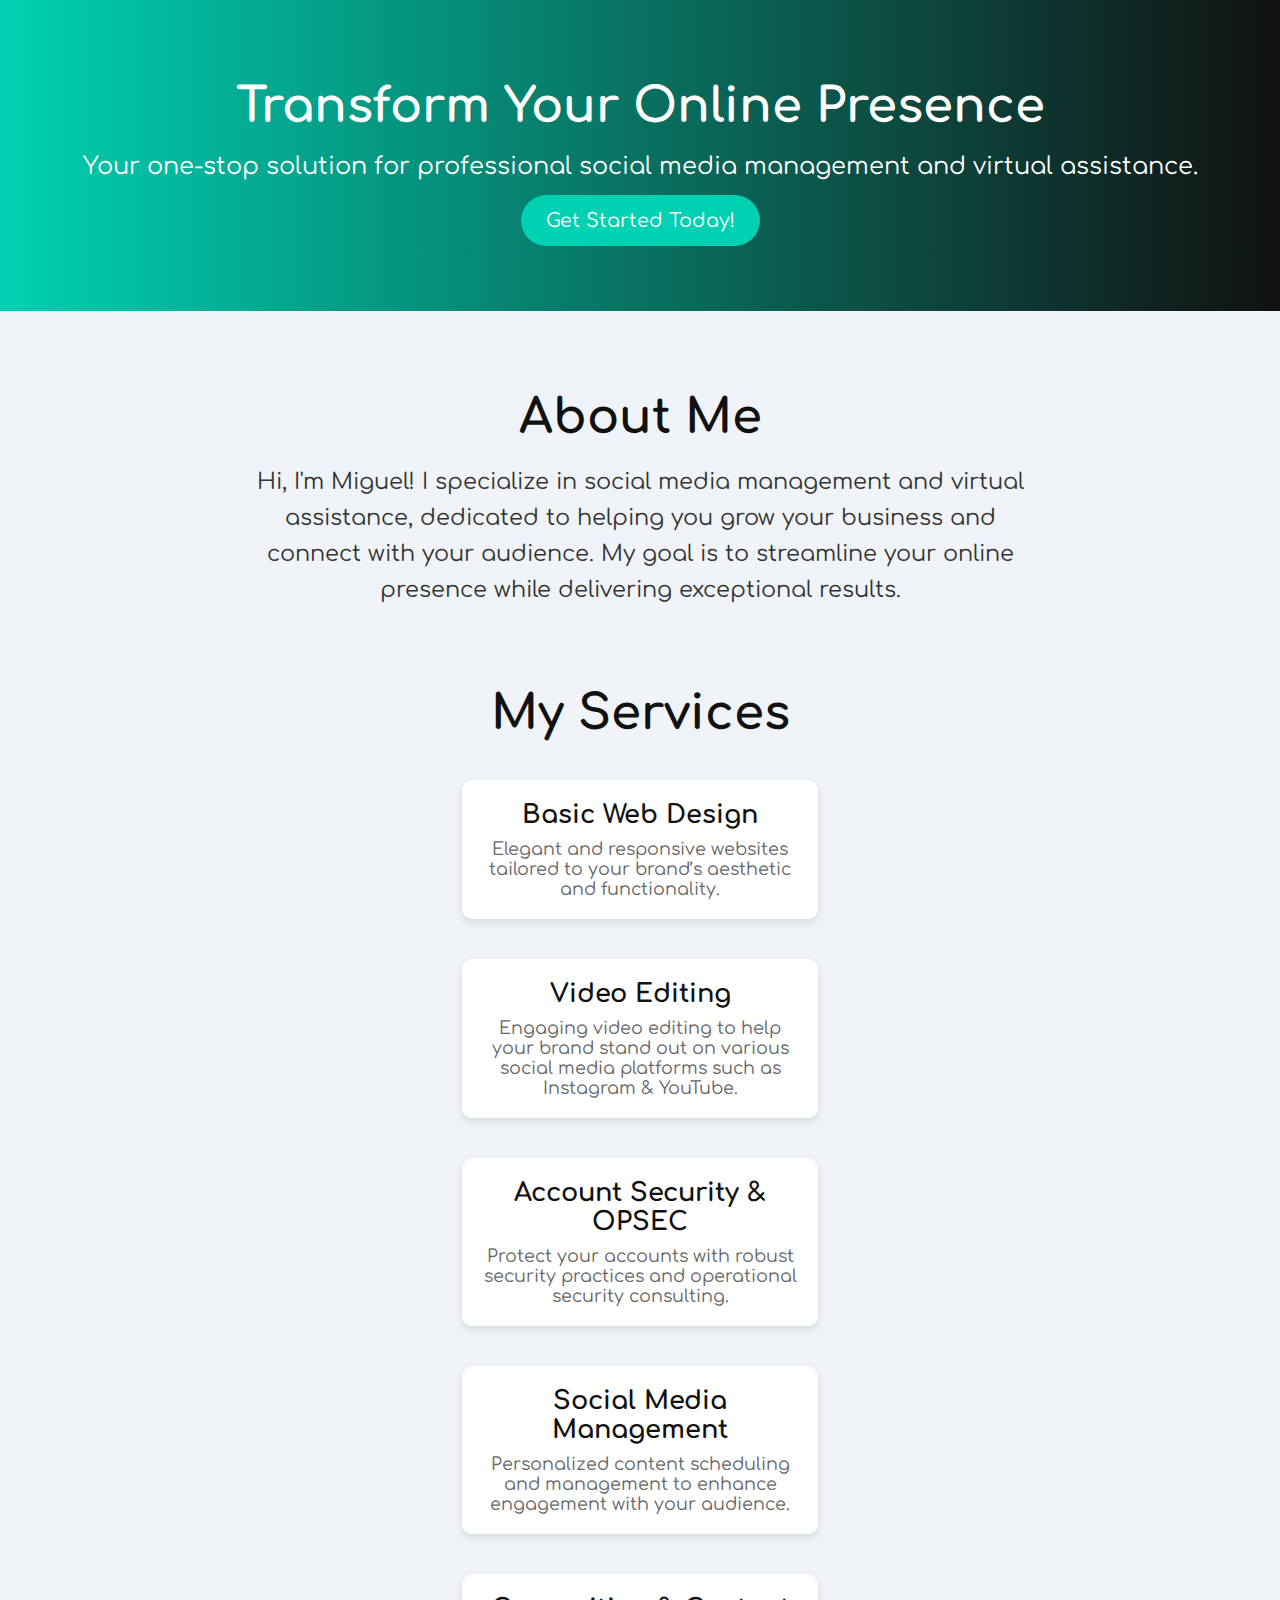
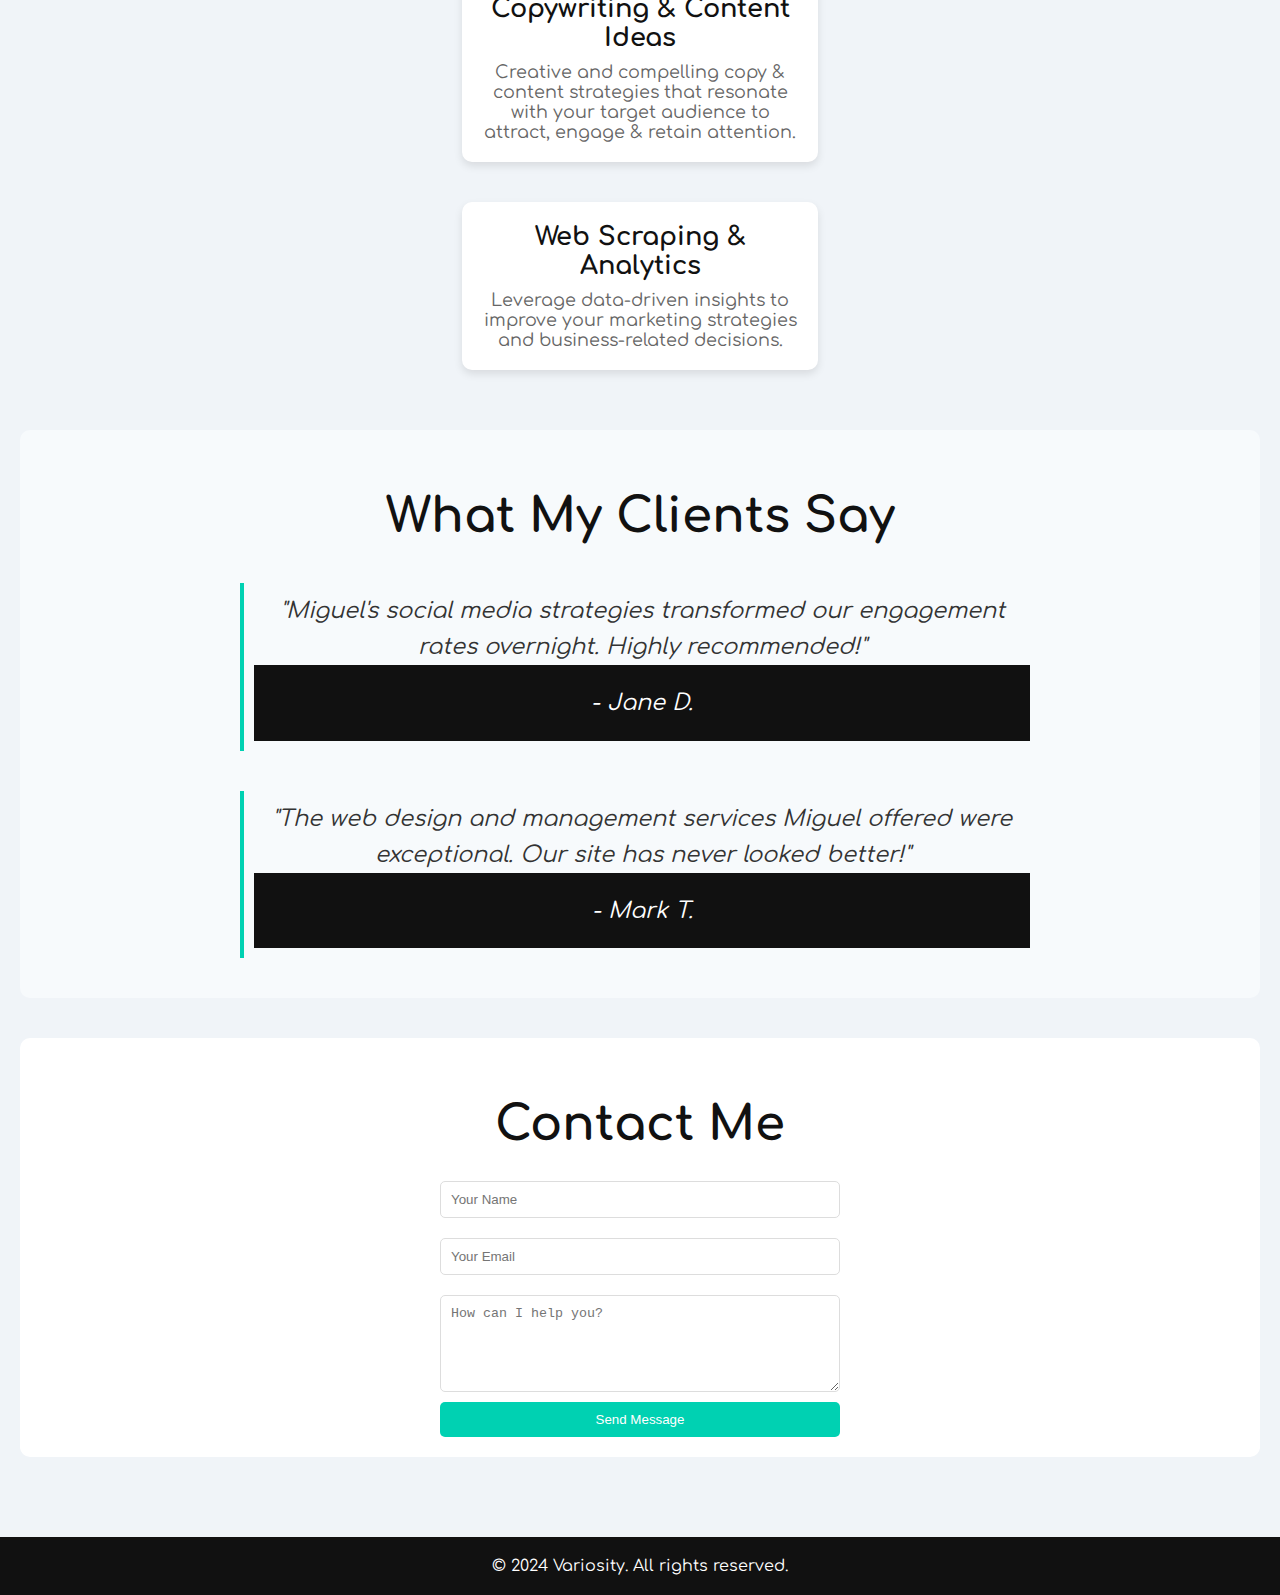
<file: index.html>
<!doctype html>
<html lang="en">

<head>
    <meta charset="UTF-8">
    <meta name="viewport" content="width=device-width, initial-scale=1.0" />
    <meta name="description" content="Professional Social Media Management and Virtual Assistant Services">
    <title>Variosity | Social Media Management & Virtual Assistance</title>

    <!-- Google Fonts -->
    <link href="https://fonts.googleapis.com/css2?family=Comfortaa:wght@300&display=swap" rel="stylesheet">

    <!-- CSS Styles -->
    <link rel="stylesheet" href="styles.css">
    <link rel="icon" href="https://e7.pngegg.com/pngimages/710/115/png-clipart-computer-icons-favicon-science-iconfinder-free-science-icon-text-logo-thumbnail.png">
</head>

<body>
    <header>
        <h1 class="tag">Transform Your Online Presence</h1>
        <p>Your one-stop solution for professional social media management and virtual assistance.</p>
        <a href="#contact" class="cta-button">Get Started Today!</a>
    </header>

    <main>
        <section class="about">
            <h2>About Me</h2>
            <p>
                Hi, I'm Miguel! I specialize in social media management and virtual assistance, dedicated to helping you grow your business and connect with your audience. My goal is to streamline your online presence while delivering exceptional results.
            </p>
        </section>

        <section class="services">
            <h2>My Services</h2>
            <div class="service-card">
                <h3>Basic Web Design</h3>
                <p>Elegant and responsive websites tailored to your brand’s aesthetic and functionality.</p>
            </div>
            <div class="service-card">
                <h3>Video Editing</h3>
                <p>Engaging video editing to help your brand stand out on various social media platforms such as Instagram & YouTube.</p>
            </div>
            <div class="service-card">
                <h3>Account Security & OPSEC</h3>
                <p>Protect your accounts with robust security practices and operational security consulting.</p>
            </div>
            <div class="service-card">
                <h3>Social Media Management</h3>
                <p>Personalized content scheduling and management to enhance engagement with your audience.</p>
            </div>
            <div class="service-card">
                <h3>Copywriting & Content Ideas</h3>
                <p>Creative and compelling copy & content strategies that resonate with your target audience to attract, engage & retain attention.</p>
            </div>
            <div class="service-card">
                <h3>Web Scraping & Analytics</h3>
                <p>Leverage data-driven insights to improve your marketing strategies and business-related decisions.</p>
            </div>
        </section>

        <section class="testimonials">
            <h2>What My Clients Say</h2>
            <blockquote>
                <p>"Miguel's social media strategies transformed our engagement rates overnight. Highly recommended!"</p>
                <footer>- Jane D.</footer>
            </blockquote>
            <blockquote>
                <p>"The web design and management services Miguel offered were exceptional. Our site has never looked better!"</p>
                <footer>- Mark T.</footer>
            </blockquote>
        </section>

        <section class="contact">
    <h2>Contact Me</h2>
    <form action="https://formspree.io/f/manywzbb" method="POST">
        <input type="text" name="name" placeholder="Your Name" required>
        <input type="email" name="email" placeholder="Your Email" required>
        <textarea name="message" placeholder="How can I help you?" rows="5" required></textarea>
        <button type="submit">Send Message</button>
    </form>
</section>

    </main>

    <footer>
        <p>&copy; 2024 Variosity. All rights reserved.</p>
    </footer>

    <!-- JavaScript (if needed for form submission or animations) -->
</body>

</html>
</file>
<file: styles.css>
/* General styling */
* {
    margin: 0;
    padding: 0;
    box-sizing: border-box;
}

body {
    font-family: 'Comfortaa', sans-serif;
    background-color: #f0f4f8;
    color: #333;
}

header {
    text-align: center;
    padding: 80px 20px;
    background-color: #111;
    color: #fff;
}

.tag {
    font-size: 3rem;
    margin-bottom: 20px;
}

header p {
    font-size: 1.5rem;
    margin-bottom: 30px;
}

.cta-button {
    background-color: #00d1b2;
    color: white;
    padding: 15px 25px;
    text-decoration: none;
    border-radius: 30px;
    font-size: 1.2rem;
    transition: background-color 0.3s;
}

.cta-button:hover {
    background-color: #00a89c;
}

main {
    padding: 40px 20px;
}

section {
    margin-bottom: 40px;
}

h2 {
    font-size: 2.5rem;
    color: #111;
    margin-bottom: 20px;
    text-align: center;
}

.about p,
.testimonials blockquote {
    font-size: 1.2rem;
    margin: 20px auto;
    max-width: 800px;
    line-height: 1.6;
    text-align: center;
}

.services {
    display: flex;
    flex-direction: column;
    align-items: center;
}

.service-card {
    background-color: white;
    padding: 20px;
    border-radius: 10px;
    box-shadow: 0 4px 8px rgba(0, 0, 0, 0.1);
    margin: 20px;
    width: 100%;
    max-width: 400px;
    text-align: center;
    transition: transform 0.3s ease;
}

.service-card:hover {
    transform: translateY(-5px);
}

.service-card h3 {
    font-size: 1.4rem;
    color: #111;
    margin-bottom: 10px;
}

.service-card p {
    font-size: 1rem;
    color: #666;
}

.testimonials {
    background-color: #f7fafc;
    padding: 20px;
    border-radius: 10px;
    display: flex; /* Add this line */
    flex-direction: column; /* Change to column layout */
    align-items: center; /* Center content */
    justify-content: center; /* Center vertically */
}


.testimonials blockquote {
    font-style: italic;
    margin: 20px 0;
    padding: 10px;
    border-left: 4px solid #00d1b2;
}

.contact {
    background-color: #fff;
    padding: 20px;
    border-radius: 10px;
    text-align: center;
}

.contact form {
    display: flex;
    flex-direction: column;
    max-width: 400px;
    margin: 0 auto;
}

.contact input,
.contact textarea {
    padding: 10px;
    margin: 10px 0;
    border: 1px solid #ddd;
    border-radius: 5px;
}

.contact button {
    background-color: #00d1b2;
    color: white;
    padding: 10px;
    border: none;
    border-radius: 5px;
    cursor: pointer;
    transition: background-color 0.3s;
}

.contact button:hover {
    background-color: #00a89c;
}

footer {
    text-align: center;
    padding: 20px;
    background-color: #111;
    color: white;
}

/* Desktop specific styles */
@media (min-width: 769px) {
    header {
        background: linear-gradient(to right, #00d1b2, #111);
    }

    h2 {
        margin-top: 40px;
        font-size: 3rem;
    }

    .services {
        display: flex;
        flex-wrap: wrap;
        justify-content: space-around;
        padding: 0 20px;
    }

    .service-card {
        margin: 20px;
        width: calc(33% - 40px); /* Three cards in a row with some margin */
    }

    .service-card h3 {
        font-size: 1.6rem;
    }

    .service-card p {
        font-size: 1.1rem;
    }

    .about p,
    .testimonials blockquote {
        font-size: 1.4rem;
    }
}

/* Responsive styling */
@media (max-width: 768px) {
    .tag {
        font-size: 2rem;
    }

    h2 {
        font-size: 2rem;
    }

    .service-card {
        max-width: 90%;
    }
}
</file>
